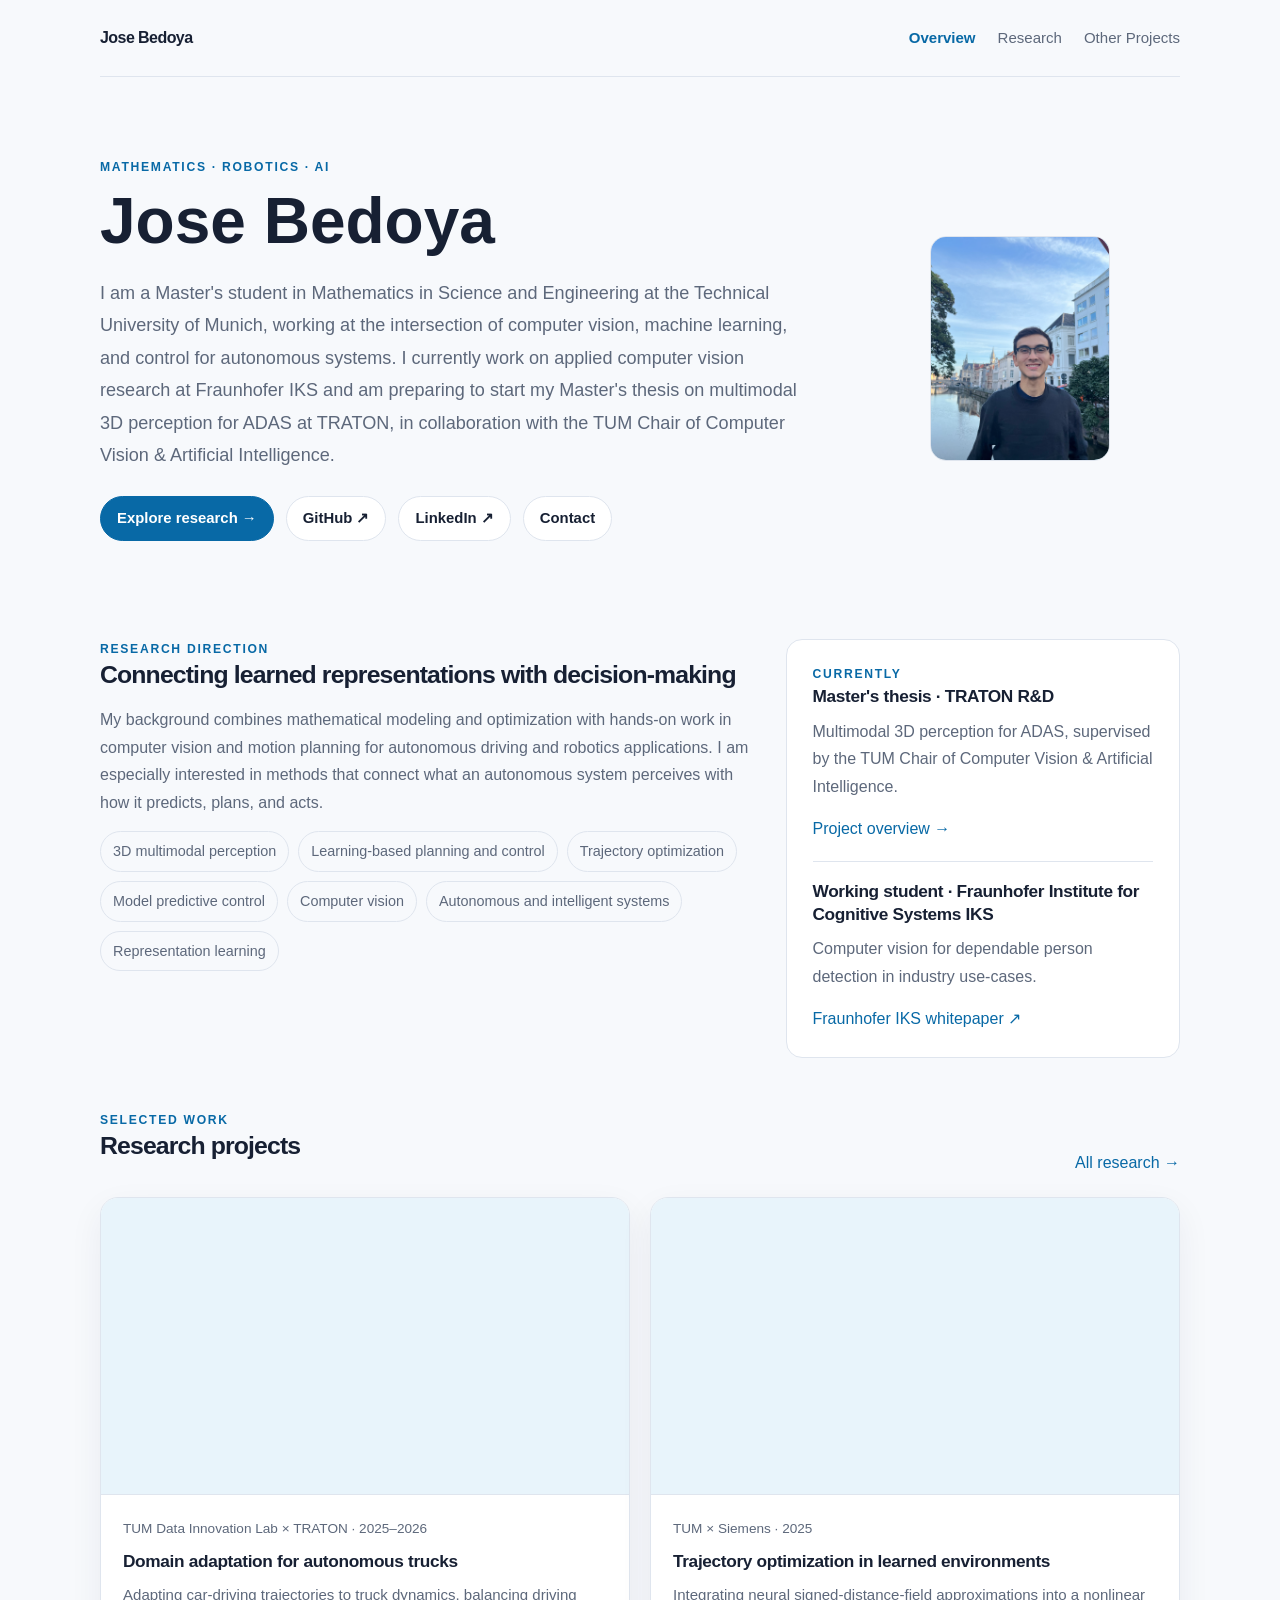
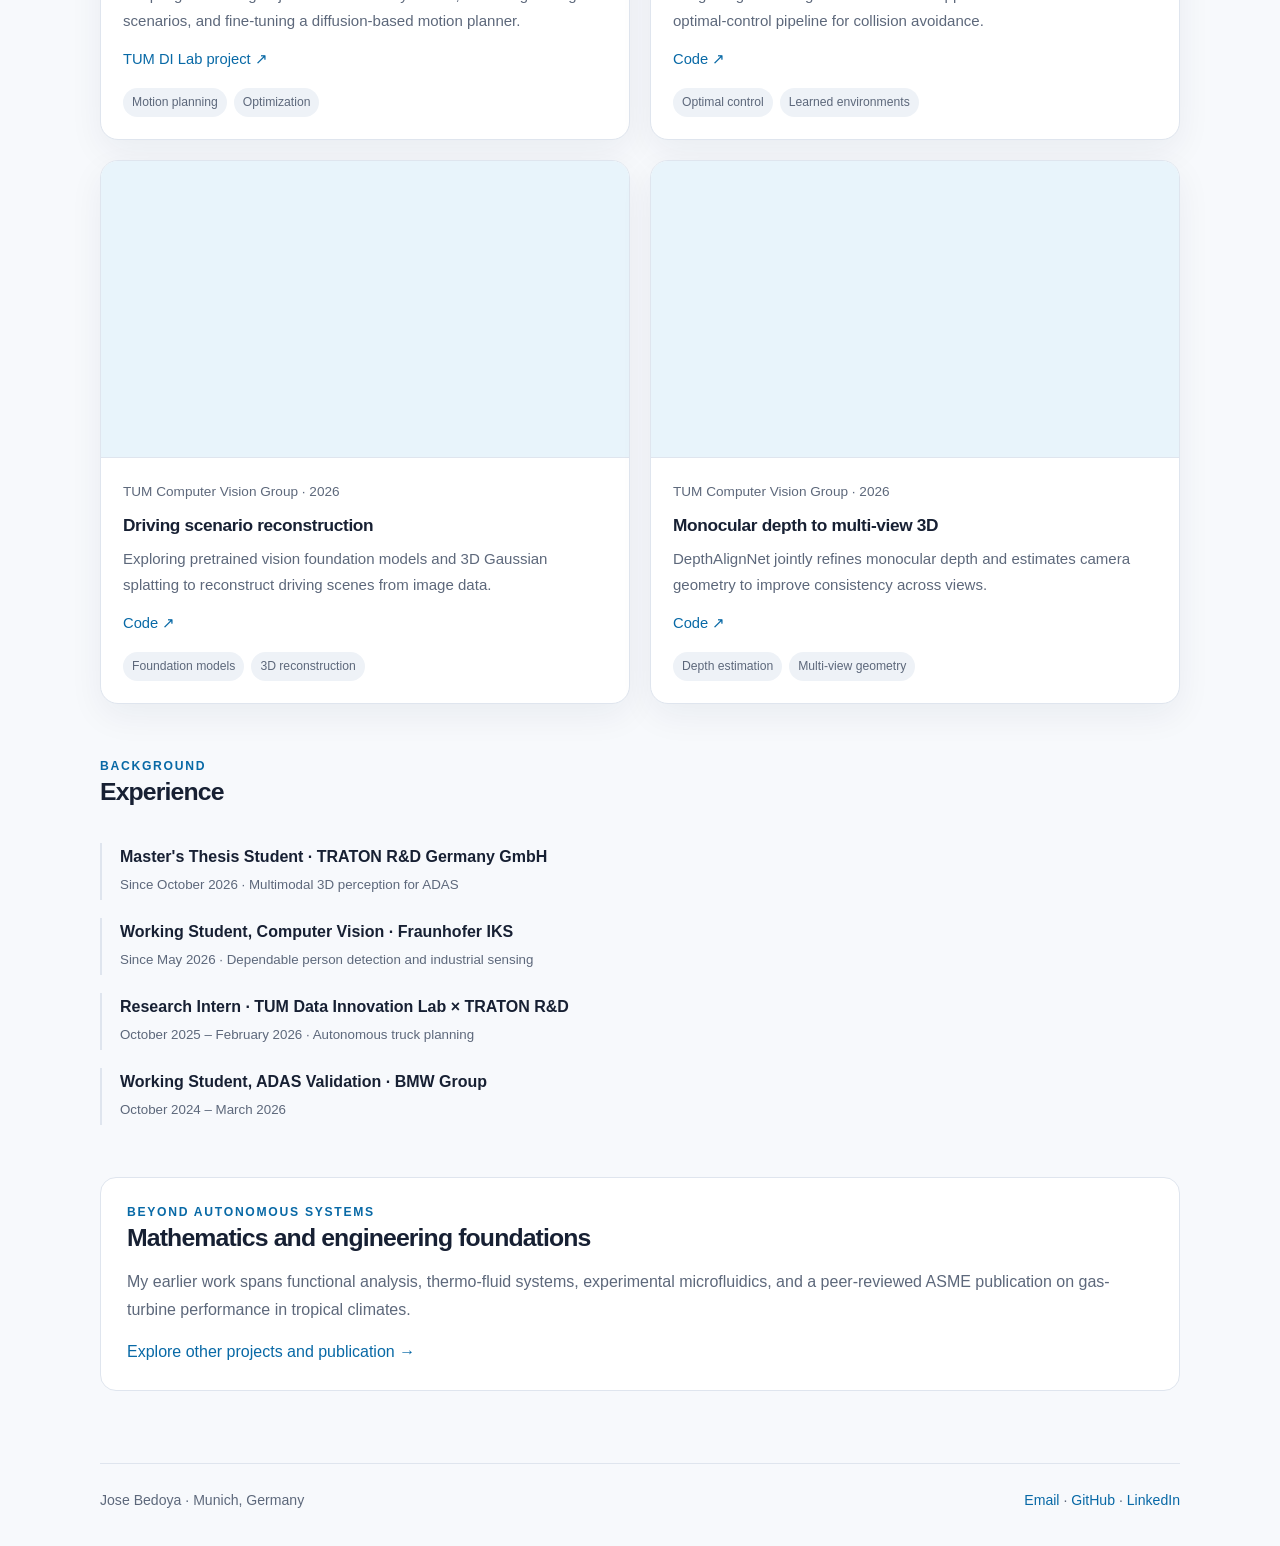
<file: index.html>
<!doctype html>
<html lang="en"><head><meta charset="utf-8"><meta name="viewport" content="width=device-width,initial-scale=1"><meta name="description" content="Jose Bedoya — learning, perception, planning and control for autonomous systems."><meta name="theme-color" content="#0b1d35"><title>Overview · Jose Bedoya</title><link rel="stylesheet" href="assets/style.css"></head><body><div class="wrap"><nav><a class="brand" href="index.html">Jose Bedoya</a><div class="navlinks"><a href="index.html" aria-current="page">Overview</a><a href="research.html" >Research</a><a href="projects.html" >Other Projects</a></div></nav><main>
<section class="hero"><div class="hero-layout"><div class="hero-copy"><div class="eyebrow">Mathematics · Robotics · AI</div>
<h1 class="hero-name">Jose Bedoya</h1>
<p class="lead">I am a Master's student in Mathematics in Science and Engineering at the Technical University of Munich, working at the intersection of computer vision, machine learning, and control for autonomous systems. I currently work on applied computer vision research at Fraunhofer IKS and am preparing to start my Master's thesis on multimodal 3D perception for ADAS at TRATON, in collaboration with the TUM Chair of Computer Vision & Artificial Intelligence.</p>
<div class="hero-actions"><a class="button primary" href="research.html">Explore research →</a><a class="button" href="https://github.com/joebarranquilla">GitHub ↗</a><a class="button" href="https://www.linkedin.com/in/jose-bedoya-916b631a0">LinkedIn ↗</a><a class="button" href="mailto:josebedoya771@gmail.com">Contact</a></div></div><img class="hero-portrait" src="assets/Foto.png" alt="Portrait of Jose Bedoya"></div></section>
<section class="section two-col"><div><div class="eyebrow">Research direction</div><h2>Connecting learned representations with decision-making</h2><p>My background combines mathematical modeling and optimization with hands-on work in computer vision and motion planning for autonomous driving and robotics applications. I am especially interested in methods that connect what an autonomous system perceives with how it predicts, plans, and acts.</p><div class="interest-list"><span>3D multimodal perception</span><span>Learning-based planning and control</span><span>Trajectory optimization</span><span>Model predictive control</span><span>Computer vision</span><span>Autonomous and intelligent systems</span><span>Representation learning</span></div></div><aside class="callout"><div class="eyebrow">Currently</div><h3>Master's thesis · TRATON R&D</h3><p>Multimodal 3D perception for ADAS, supervised by the TUM Chair of Computer Vision & Artificial Intelligence.</p><p><a href="research.html#traton">Project overview →</a></p><hr style="border:0;border-top:1px solid var(--line);margin:18px 0"><h3>Working student · Fraunhofer Institute for Cognitive Systems IKS</h3><p>Computer vision for dependable person detection in industry use-cases.</p><p><a href="https://www.iks.fraunhofer.de/en/publications/whitepapers-studies/whitepaper-dependable-person-detection.html">Fraunhofer IKS whitepaper ↗</a></p></aside></section>
<section class="section"><div class="section-head"><div><div class="eyebrow">Selected work</div><h2>Research projects</h2></div><a href="research.html">All research →</a></div><div class="grid">
<article class="card"><video class="card-media" src="assets/projects/truck-adaptation.mp4" aria-label="Illustrative schematic of truck trajectory adaptation" muted loop playsinline autoplay preload="metadata"></video><div class="card-body"><div class="meta">TUM Data Innovation Lab × TRATON · 2025–2026</div><h3>Domain adaptation for autonomous trucks</h3><p>Adapting car-driving trajectories to truck dynamics, balancing driving scenarios, and fine-tuning a diffusion-based motion planner.</p><div class="project-links"><a href="https://www.mdsi.tum.de/di-lab/vergangene-projekte/ws25-traton-domain-adaptation-for-autonomous-trucks-leveraging-car-based-driving-data/">TUM DI Lab project ↗</a></div><div class="tags"><span class="tag">Motion planning</span><span class="tag">Optimization</span></div></div></article>
<article class="card"><video class="card-media" src="assets/projects/trajectory-optimization.mp4" aria-label="Illustrative trajectory optimization schematic" muted loop playsinline autoplay preload="metadata"></video><div class="card-body"><div class="meta">TUM × Siemens · 2025</div><h3>Trajectory optimization in learned environments</h3><p>Integrating neural signed-distance-field approximations into a nonlinear optimal-control pipeline for collision avoidance.</p><div class="project-links"><a href="https://github.com/pyMSE/NLOTrajectories">Code ↗</a></div><div class="tags"><span class="tag">Optimal control</span><span class="tag">Learned environments</span></div></div></article>
<article class="card"><video class="card-media" src="assets/projects/driving-reconstruction.mp4" aria-label="Illustrative driving scene reconstruction schematic" muted loop playsinline autoplay preload="metadata"></video><div class="card-body"><div class="meta">TUM Computer Vision Group · 2026</div><h3>Driving scenario reconstruction</h3><p>Exploring pretrained vision foundation models and 3D Gaussian splatting to reconstruct driving scenes from image data.</p><div class="project-links"><a href="https://github.com/joebarranquilla/Driving-Scene3R">Code ↗</a></div><div class="tags"><span class="tag">Foundation models</span><span class="tag">3D reconstruction</span></div></div></article>
<article class="card"><video class="card-media" src="assets/projects/depth-alignment.mp4" aria-label="Illustrative multi-view depth alignment schematic" muted loop playsinline autoplay preload="metadata"></video><div class="card-body"><div class="meta">TUM Computer Vision Group · 2026</div><h3>Monocular depth to multi-view 3D</h3><p>DepthAlignNet jointly refines monocular depth and estimates camera geometry to improve consistency across views.</p><div class="project-links"><a href="https://github.com/LaraTompa/mono-depth-to-3DR">Code ↗</a></div><div class="tags"><span class="tag">Depth estimation</span><span class="tag">Multi-view geometry</span></div></div></article>
</div></section>
<section class="section"><div class="section-head"><div><div class="eyebrow">Background</div><h2>Experience</h2></div></div><div class="timeline">
<div class="timeline-item"><strong>Master's Thesis Student · TRATON R&D Germany GmbH</strong><small>Since October 2026 · Multimodal 3D perception for ADAS</small></div>
<div class="timeline-item"><strong>Working Student, Computer Vision · Fraunhofer IKS</strong><small>Since May 2026 · Dependable person detection and industrial sensing</small></div>
<div class="timeline-item"><strong>Research Intern · TUM Data Innovation Lab × TRATON R&D</strong><small>October 2025 – February 2026 · Autonomous truck planning</small></div>
<div class="timeline-item"><strong>Working Student, ADAS Validation · BMW Group</strong><small>October 2024 – March 2026</small></div>
</div></section>
<section class="section"><div class="callout"><div class="eyebrow">Beyond autonomous systems</div><h2>Mathematics and engineering foundations</h2><p>My earlier work spans functional analysis, thermo-fluid systems, experimental microfluidics, and a peer-reviewed ASME publication on gas-turbine performance in tropical climates.</p><a href="projects.html">Explore other projects and publication →</a></div></section>
</main><footer><span>Jose Bedoya · Munich, Germany</span><span><a href="mailto:josebedoya771@gmail.com">Email</a> · <a href="https://github.com/joebarranquilla">GitHub</a> · <a href="https://www.linkedin.com/in/jose-bedoya-916b631a0">LinkedIn</a></span></footer></div></body></html>
</file>
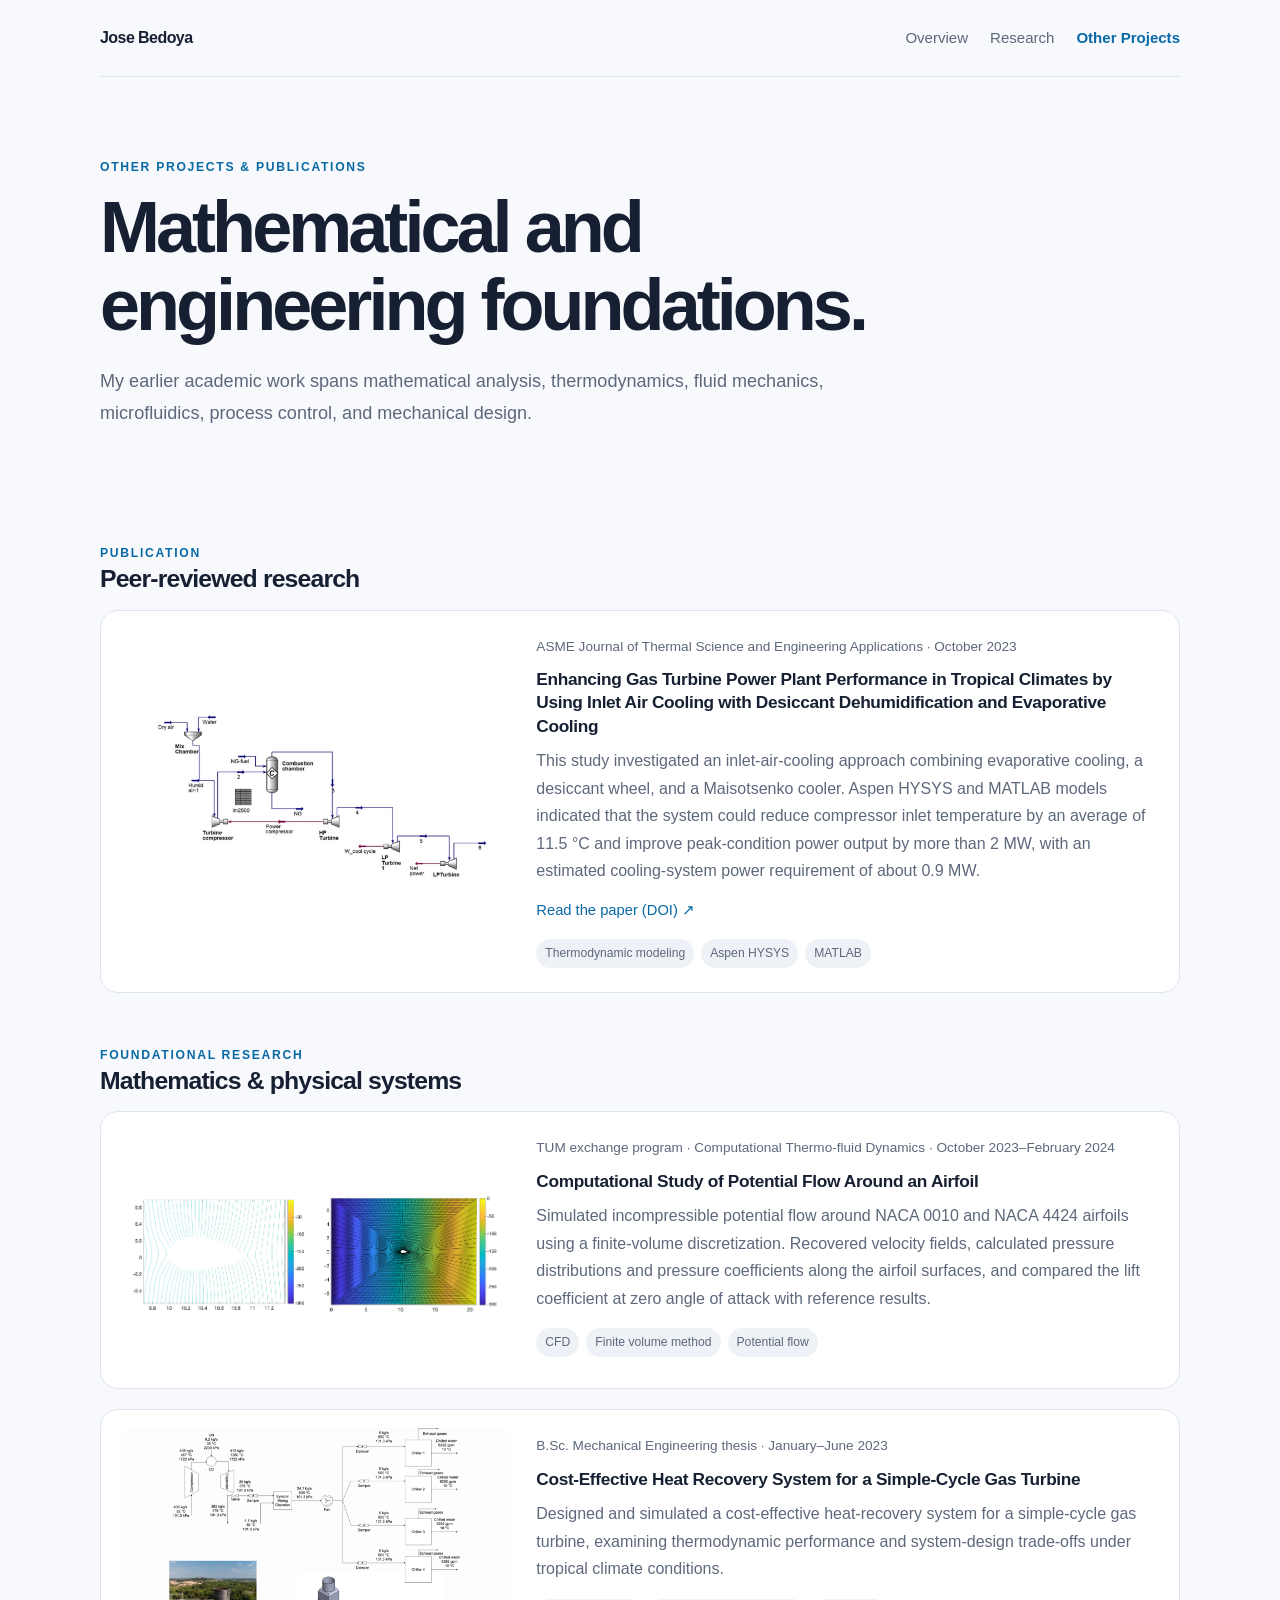
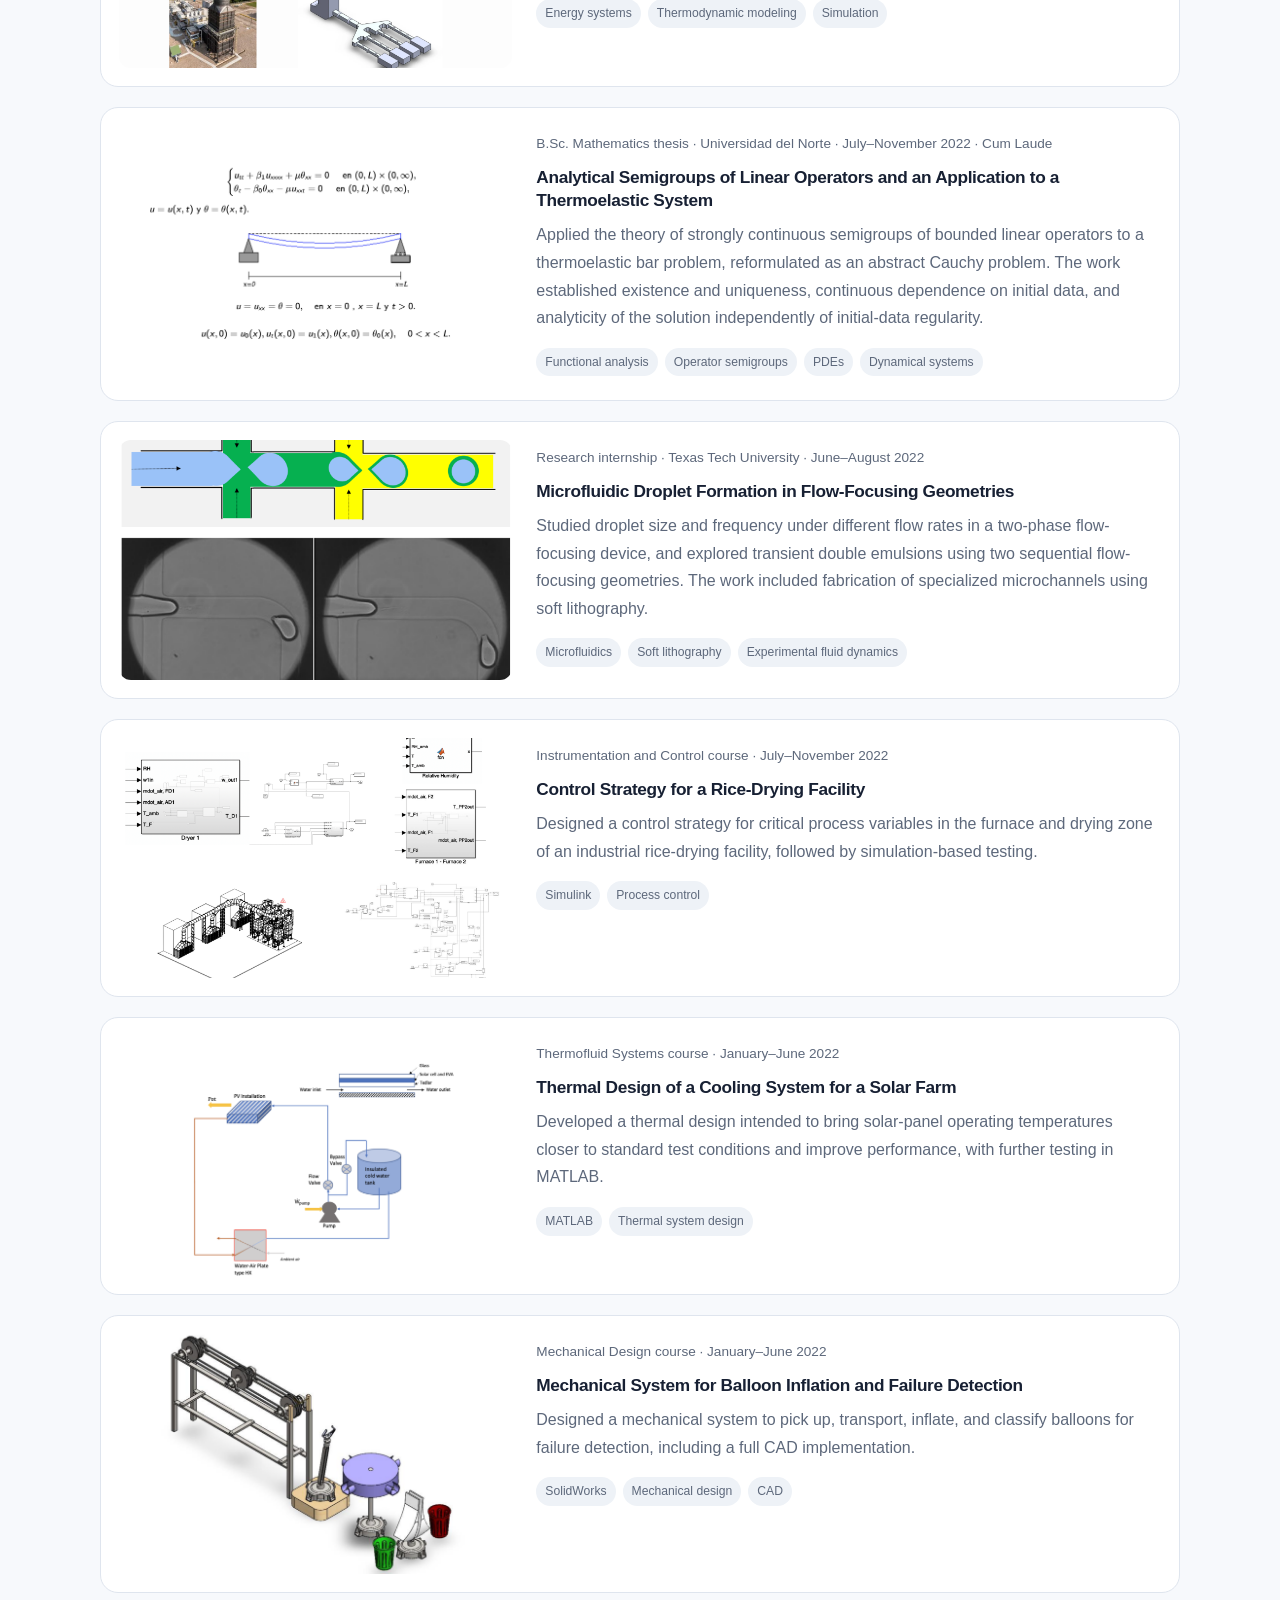
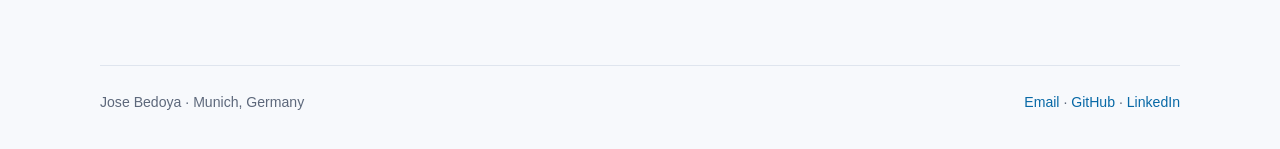
<file: projects.html>
<!doctype html>
<html lang="en"><head><meta charset="utf-8"><meta name="viewport" content="width=device-width,initial-scale=1"><meta name="description" content="Jose Bedoya — learning, perception, planning and control for autonomous systems."><meta name="theme-color" content="#0b1d35"><title>Other Projects · Jose Bedoya</title><link rel="stylesheet" href="assets/style.css"></head><body><div class="wrap"><nav><a class="brand" href="index.html">Jose Bedoya</a><div class="navlinks"><a href="index.html" >Overview</a><a href="research.html" >Research</a><a href="projects.html" aria-current="page">Other Projects</a></div></nav><main>
<section class="hero"><div class="eyebrow">Other projects & publications</div><h1>Mathematical and engineering foundations.</h1><p class="lead">My earlier academic work spans mathematical analysis, thermodynamics, fluid mechanics, microfluidics, process control, and mechanical design. </p></section>
<section class="section"><div class="eyebrow">Publication</div><h2>Peer-reviewed research</h2><article class="project"><img src="assets/projects/gas-turbine-asme.jpg" alt="Illustrative energy-system schematic"><div class="project-content"><div class="meta">ASME Journal of Thermal Science and Engineering Applications · October 2023</div><h3>Enhancing Gas Turbine Power Plant Performance in Tropical Climates by Using Inlet Air Cooling with Desiccant Dehumidification and Evaporative Cooling</h3><p>This study investigated an inlet-air-cooling approach combining evaporative cooling, a desiccant wheel, and a Maisotsenko cooler. Aspen HYSYS and MATLAB models indicated that the system could reduce compressor inlet temperature by an average of 11.5 °C and improve peak-condition power output by more than 2 MW, with an estimated cooling-system power requirement of about 0.9 MW.</p><div class="project-links"><a href="https://doi.org/10.1115/1.4063679">Read the paper (DOI) ↗</a></div><div class="tags"><span class="tag">Thermodynamic modeling</span><span class="tag">Aspen HYSYS</span><span class="tag">MATLAB</span></div></div></article></section>
<section class="section"><div class="eyebrow">Foundational research</div><h2>Mathematics & physical systems</h2><div class="project-list">
<article class="project"><img src="assets/projects/airfoil-flow.png" alt="Illustrative numerical flow-field schematic"><div class="project-content"><div class="meta">TUM exchange program · Computational Thermo-fluid Dynamics · October 2023–February 2024</div><h3>Computational Study of Potential Flow Around an Airfoil</h3><p>Simulated incompressible potential flow around NACA 0010 and NACA 4424 airfoils using a finite-volume discretization. Recovered velocity fields, calculated pressure distributions and pressure coefficients along the airfoil surfaces, and compared the lift coefficient at zero angle of attack with reference results.</p><div class="tags"><span class="tag">CFD</span><span class="tag">Finite volume method</span><span class="tag">Potential flow</span></div></div></article>
<article class="project"><img src="assets/projects/gas-turbine-pf.png" alt="Illustrative gas turbine system schematic"><div class="project-content"><div class="meta">B.Sc. Mechanical Engineering thesis · January–June 2023</div><h3>Cost-Effective Heat Recovery System for a Simple-Cycle Gas Turbine</h3><p>Designed and simulated a cost-effective heat-recovery system for a simple-cycle gas turbine, examining thermodynamic performance and system-design trade-offs under tropical climate conditions.</p><div class="tags"><span class="tag">Energy systems</span><span class="tag">Thermodynamic modeling</span><span class="tag">Simulation</span></div></div></article>
<article class="project"><img src="assets/projects/thermoelasticity.png" alt="Illustrative thermoelastic system and problem formulation"><div class="project-content"><div class="meta">B.Sc. Mathematics thesis · Universidad del Norte · July–November 2022 · Cum Laude</div><h3>Analytical Semigroups of Linear Operators and an Application to a Thermoelastic System</h3><p>Applied the theory of strongly continuous semigroups of bounded linear operators to a thermoelastic bar problem, reformulated as an abstract Cauchy problem. The work established existence and uniqueness, continuous dependence on initial data, and analyticity of the solution independently of initial-data regularity.</p><div class="tags"><span class="tag">Functional analysis</span><span class="tag">Operator semigroups</span><span class="tag">PDEs</span><span class="tag">Dynamical systems</span></div></div></article>
<article class="project"><img src="assets/projects/microfluidics.png" alt="Illustrative flow-focusing microfluidics schematic with experimental example"><div class="project-content"><div class="meta">Research internship · Texas Tech University · June–August 2022</div><h3>Microfluidic Droplet Formation in Flow-Focusing Geometries</h3><p>Studied droplet size and frequency under different flow rates in a two-phase flow-focusing device, and explored transient double emulsions using two sequential flow-focusing geometries. The work included fabrication of specialized microchannels using soft lithography.</p><div class="tags"><span class="tag">Microfluidics</span><span class="tag">Soft lithography</span><span class="tag">Experimental fluid dynamics</span></div></div></article>
<article class="project"><img src="assets/projects/process-control.png" alt="Illustrative process-control flow schematic for drying rice facility"><div class="project-content"><div class="meta">Instrumentation and Control course · July–November 2022</div><h3>Control Strategy for a Rice-Drying Facility</h3><p>Designed a control strategy for critical process variables in the furnace and drying zone of an industrial rice-drying facility, followed by simulation-based testing.</p><div class="tags"><span class="tag">Simulink</span><span class="tag">Process control</span></div></div></article>
<article class="project"><img src="assets/projects/solar-cooling.png" alt="Illustrative solar farm thermal system schematic"><div class="project-content"><div class="meta">Thermofluid Systems course · January–June 2022</div><h3>Thermal Design of a Cooling System for a Solar Farm</h3><p>Developed a thermal design intended to bring solar-panel operating temperatures closer to standard test conditions and improve performance, with further testing in MATLAB.</p><div class="tags"><span class="tag">MATLAB</span><span class="tag">Thermal system design</span></div></div></article>
<article class="project"><img src="assets/projects/mechanical-design.png" alt="Illustrative mechanical design schematic"><div class="project-content"><div class="meta">Mechanical Design course · January–June 2022</div><h3>Mechanical System for Balloon Inflation and Failure Detection</h3><p>Designed a mechanical system to pick up, transport, inflate, and classify balloons for failure detection, including a full CAD implementation.</p><div class="tags"><span class="tag">SolidWorks</span><span class="tag">Mechanical design</span><span class="tag">CAD</span></div></div></article>
</div></section>
</main><footer><span>Jose Bedoya · Munich, Germany</span><span><a href="mailto:josebedoya771@gmail.com">Email</a> · <a href="https://github.com/joebarranquilla">GitHub</a> · <a href="https://www.linkedin.com/in/jose-bedoya-916b631a0">LinkedIn</a></span></footer></div></body></html>
</file>
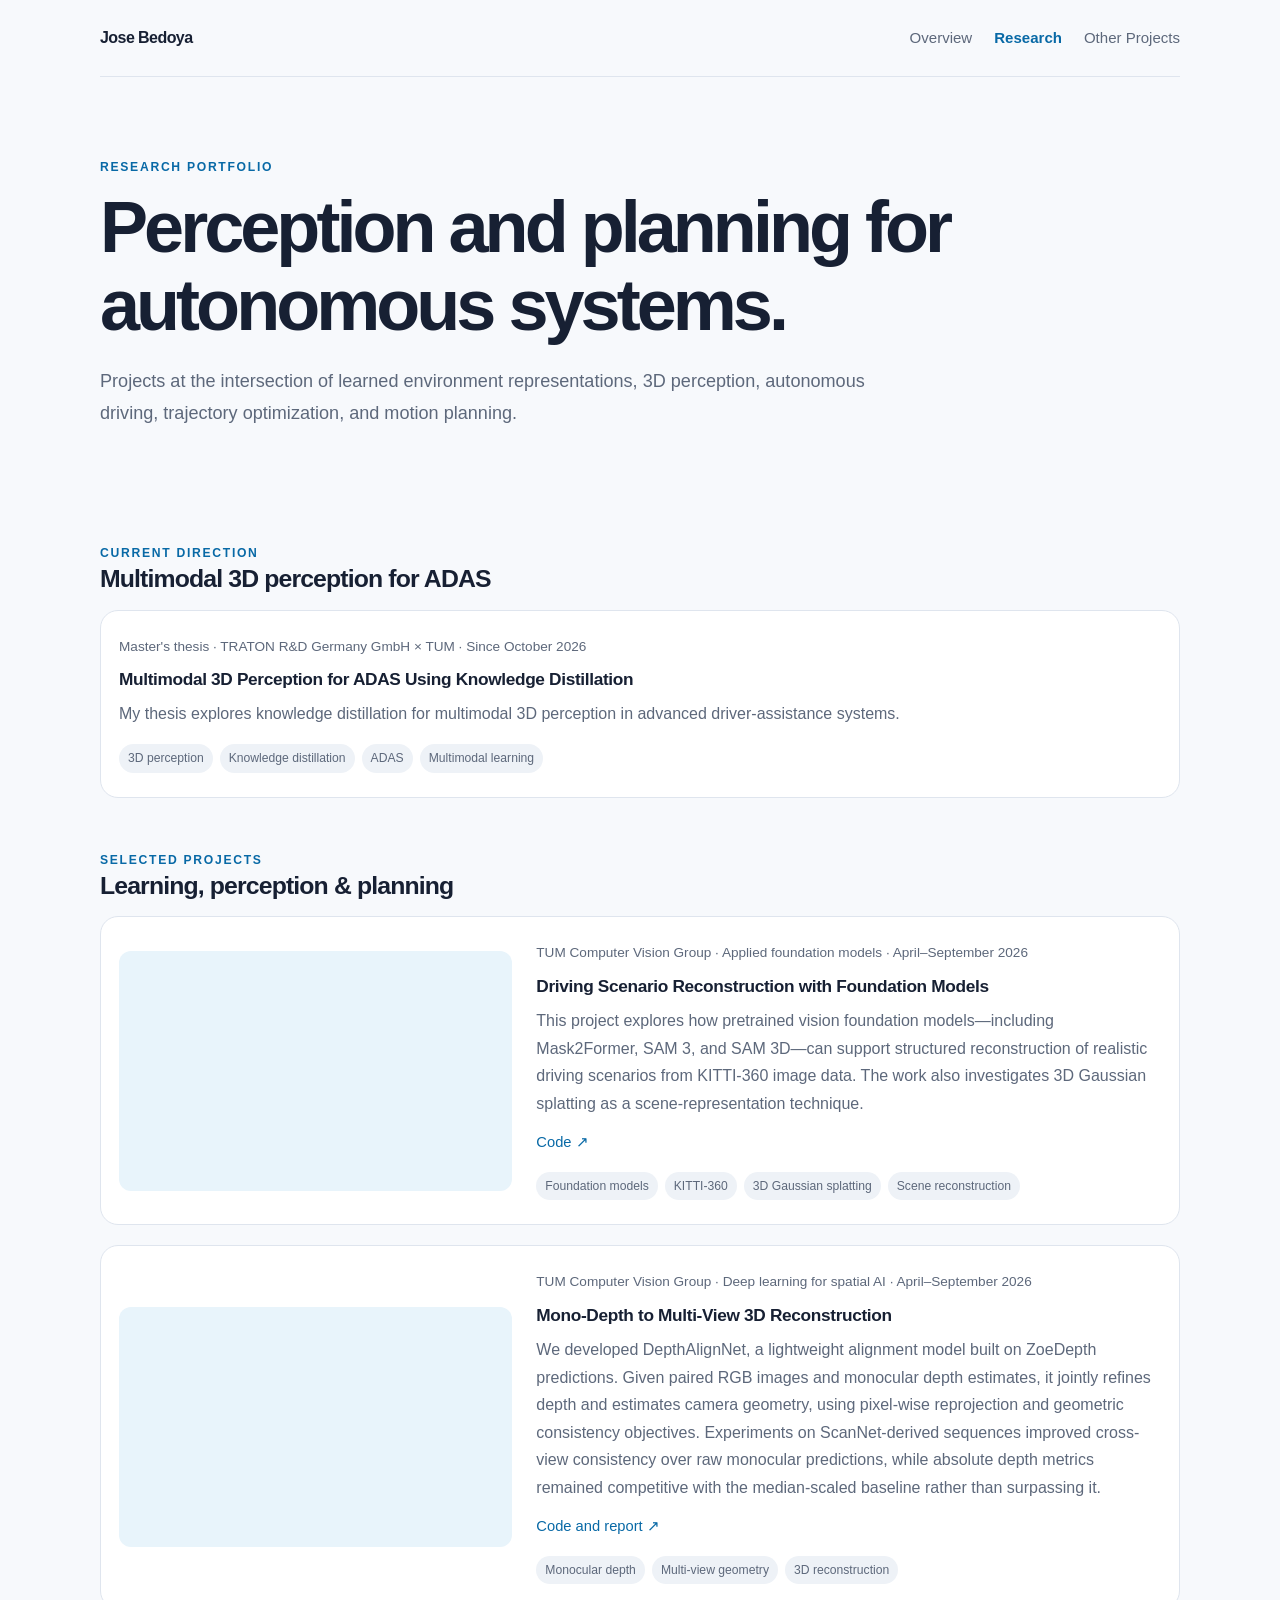
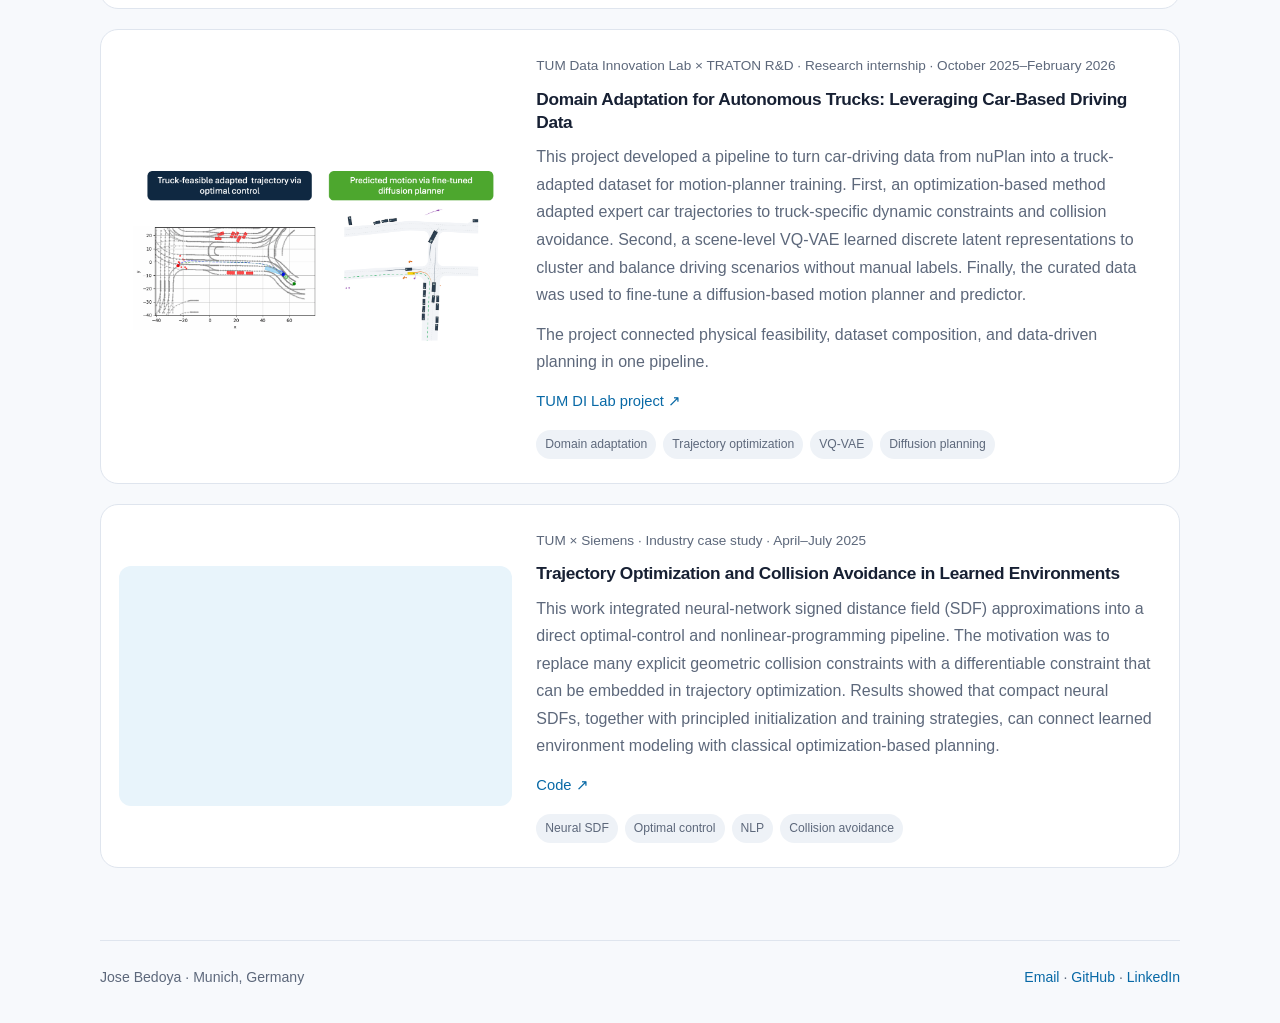
<file: research.html>
<!doctype html>
<html lang="en"><head><meta charset="utf-8"><meta name="viewport" content="width=device-width,initial-scale=1"><meta name="description" content="Jose Bedoya — learning, perception, planning and control for autonomous systems."><meta name="theme-color" content="#0b1d35"><title>Research · Jose Bedoya</title><link rel="stylesheet" href="assets/style.css"></head><body><div class="wrap"><nav><a class="brand" href="index.html">Jose Bedoya</a><div class="navlinks"><a href="index.html" >Overview</a><a href="research.html" aria-current="page">Research</a><a href="projects.html" >Other Projects</a></div></nav><main>
<section class="hero"><div class="eyebrow">Research portfolio</div><h1>Perception and planning for autonomous systems.</h1><p class="lead">Projects at the intersection of learned environment representations, 3D perception, autonomous driving, trajectory optimization, and motion planning.</p></section>
<section class="section"><div class="eyebrow">Current direction</div><h2>Multimodal 3D perception for ADAS</h2><article class="project project--text-only" id="traton"><div class="project-content"><div class="meta">Master's thesis · TRATON R&D Germany GmbH × TUM · Since October 2026</div><h3>Multimodal 3D Perception for ADAS Using Knowledge Distillation</h3><p>My thesis explores knowledge distillation for multimodal 3D perception in advanced driver-assistance systems.</p><div class="tags"><span class="tag">3D perception</span><span class="tag">Knowledge distillation</span><span class="tag">ADAS</span><span class="tag">Multimodal learning</span></div></div></article></section>
<section class="section"><div class="eyebrow">Selected projects</div><h2>Learning, perception & planning</h2><div class="project-list">
<article class="project"><video src="assets/projects/driving-reconstruction.mp4" aria-label="Illustrative driving scene reconstruction schematic" muted loop playsinline autoplay preload="metadata"></video><div class="project-content"><div class="meta">TUM Computer Vision Group · Applied foundation models · April–September 2026</div><h3>Driving Scenario Reconstruction with Foundation Models</h3><p>This project explores how pretrained vision foundation models—including Mask2Former, SAM 3, and SAM 3D—can support structured reconstruction of realistic driving scenarios from KITTI-360 image data. The work also investigates 3D Gaussian splatting as a scene-representation technique.</p><div class="project-links"><a href="https://github.com/joebarranquilla/Driving-Scene3R">Code ↗</a></div><div class="tags"><span class="tag">Foundation models</span><span class="tag">KITTI-360</span><span class="tag">3D Gaussian splatting</span><span class="tag">Scene reconstruction</span></div></div></article>
<article class="project"><video src="assets/projects/depth-alignment.mp4" aria-label="Illustrative multi-view depth alignment output from two views" muted loop playsinline autoplay preload="metadata"></video><div class="project-content"><div class="meta">TUM Computer Vision Group · Deep learning for spatial AI · April–September 2026</div><h3>Mono-Depth to Multi-View 3D Reconstruction</h3><p>We developed DepthAlignNet, a lightweight alignment model built on ZoeDepth predictions. Given paired RGB images and monocular depth estimates, it jointly refines depth and estimates camera geometry, using pixel-wise reprojection and geometric consistency objectives. Experiments on ScanNet-derived sequences improved cross-view consistency over raw monocular predictions, while absolute depth metrics remained competitive with the median-scaled baseline rather than surpassing it.</p><div class="project-links"><a href="https://github.com/LaraTompa/mono-depth-to-3DR">Code and report ↗</a></div><div class="tags"><span class="tag">Monocular depth</span><span class="tag">Multi-view geometry</span><span class="tag">3D reconstruction</span></div></div></article>
<article class="project"><video src="assets/projects/truck-adaptation.mp4" poster="assets/projects/truck-adaptation.png" aria-label="Illustrative truck trajectory adaptation schematic" muted loop playsinline autoplay preload="metadata"></video><div class="project-content"><div class="meta">TUM Data Innovation Lab × TRATON R&D · Research internship · October 2025–February 2026</div><h3>Domain Adaptation for Autonomous Trucks: Leveraging Car-Based Driving Data</h3><p>This project developed a pipeline to turn car-driving data from nuPlan into a truck-adapted dataset for motion-planner training. First, an optimization-based method adapted expert car trajectories to truck-specific dynamic constraints and collision avoidance. Second, a scene-level VQ-VAE learned discrete latent representations to cluster and balance driving scenarios without manual labels. Finally, the curated data was used to fine-tune a diffusion-based motion planner and predictor.</p><p>The project connected physical feasibility, dataset composition, and data-driven planning in one pipeline.</p><div class="project-links"><a href="https://www.mdsi.tum.de/di-lab/vergangene-projekte/ws25-traton-domain-adaptation-for-autonomous-trucks-leveraging-car-based-driving-data/">TUM DI Lab project ↗</a></div><div class="tags"><span class="tag">Domain adaptation</span><span class="tag">Trajectory optimization</span><span class="tag">VQ-VAE</span><span class="tag">Diffusion planning</span></div></div></article>
<article class="project"><video src="assets/projects/trajectory-optimization.mp4" aria-label="Illustrative optimized trajectory in a learned environment" muted loop playsinline autoplay preload="metadata"></video><div class="project-content"><div class="meta">TUM × Siemens · Industry case study · April–July 2025</div><h3>Trajectory Optimization and Collision Avoidance in Learned Environments</h3><p>This work integrated neural-network signed distance field (SDF) approximations into a direct optimal-control and nonlinear-programming pipeline. The motivation was to replace many explicit geometric collision constraints with a differentiable constraint that can be embedded in trajectory optimization. Results showed that compact neural SDFs, together with principled initialization and training strategies, can connect learned environment modeling with classical optimization-based planning.</p><div class="project-links"><a href="https://github.com/pyMSE/NLOTrajectories">Code ↗</a></div><div class="tags"><span class="tag">Neural SDF</span><span class="tag">Optimal control</span><span class="tag">NLP</span><span class="tag">Collision avoidance</span></div></div></article>
</div></section>
</main><footer><span>Jose Bedoya · Munich, Germany</span><span><a href="mailto:josebedoya771@gmail.com">Email</a> · <a href="https://github.com/joebarranquilla">GitHub</a> · <a href="https://www.linkedin.com/in/jose-bedoya-916b631a0">LinkedIn</a></span></footer></div></body></html>
</file>
<file: assets/style.css>
:root{color-scheme:light dark;--bg:#f7f9fc;--surface:#fff;--text:#172033;--muted:#5d687b;--line:#dfe5ee;--accent:#0869a6;--soft:#e8f4fb;--tag:#eef2f7;--shadow:0 12px 35px rgba(20,40,70,.06)}
@media(prefers-color-scheme:dark){:root{--bg:#0b1220;--surface:#111b2d;--text:#eef3fb;--muted:#a9b6c9;--line:#28364b;--accent:#62c5ff;--soft:#122c40;--tag:#1a273a;--shadow:0 12px 35px rgba(0,0,0,.18)}}
*{box-sizing:border-box}html{scroll-behavior:smooth}body{margin:0;background:var(--bg);color:var(--text);font:16px/1.72 Inter,-apple-system,BlinkMacSystemFont,"Segoe UI",sans-serif}
a{color:var(--accent);text-decoration:none}a:hover{text-decoration:underline}.wrap{width:min(1080px,calc(100% - 40px));margin:auto}
nav{display:flex;align-items:center;justify-content:space-between;gap:20px;padding:24px 0;border-bottom:1px solid var(--line)}.brand{font-weight:750;letter-spacing:-.035em;color:var(--text)}.navlinks{display:flex;gap:22px;flex-wrap:wrap}.navlinks a{font-size:.94rem;color:var(--muted)}.navlinks a[aria-current=page]{color:var(--accent);font-weight:700}
main{padding:58px 0 72px}.eyebrow{text-transform:uppercase;letter-spacing:.14em;font-size:.76rem;font-weight:750;color:var(--accent)}h1,h2,h3,p{margin-top:0}h1{font-size:clamp(2.4rem,6vw,4.5rem);line-height:1.08;letter-spacing:-.055em;max-width:850px;margin:12px 0 20px}h2{font-size:1.55rem;letter-spacing:-.035em;line-height:1.2;margin-bottom:16px}h3{font-size:1.08rem;line-height:1.35;letter-spacing:-.02em;margin-bottom:9px}p{color:var(--muted);margin-bottom:15px}.lead{font-size:1.13rem;max-width:790px;line-height:1.8}.hero{padding:22px 0 46px}.hero-actions{display:flex;gap:12px;flex-wrap:wrap;margin-top:24px}.button{display:inline-flex;align-items:center;gap:8px;border:1px solid var(--line);border-radius:999px;padding:9px 16px;font-size:.93rem;font-weight:650;color:var(--text);background:var(--surface)}.button.primary{background:var(--accent);border-color:var(--accent);color:white}.section{margin-top:52px}.section-head{display:flex;align-items:end;justify-content:space-between;gap:20px;margin-bottom:20px}.section-head p{margin:0}.grid{display:grid;grid-template-columns:repeat(2,minmax(0,1fr));gap:20px}.card{border:1px solid var(--line);background:var(--surface);border-radius:18px;overflow:hidden;box-shadow:var(--shadow)}.card-media{display:block;width:100%;aspect-ratio:16/9;object-fit:cover;background:var(--soft);border-bottom:1px solid var(--line)}.card-body{padding:22px}.meta{font-size:.85rem;color:var(--muted);margin-bottom:10px}.tags{display:flex;gap:7px;flex-wrap:wrap;margin-top:16px}.tag{font-size:.76rem;color:var(--muted);background:var(--tag);border-radius:999px;padding:4px 9px}.card p{font-size:.94rem;margin-bottom:0}.project-list{display:grid;gap:20px}.project{display:grid;grid-template-columns:minmax(0,.85fr) minmax(0,1.35fr);gap:24px;border:1px solid var(--line);background:var(--surface);border-radius:18px;overflow:hidden;padding:18px}.project img,.project video{display:block;min-width:0;max-width:100%;width:100%;height:240px;align-self:center;object-fit:cover;border-radius:12px;background:var(--soft)}.project-content{padding:6px 6px 6px 0}.project-content p{margin-bottom:12px}.project-links{display:flex;gap:14px;flex-wrap:wrap;font-size:.92rem;margin-top:13px}.callout{padding:24px 26px;border:1px solid var(--line);border-radius:16px;background:var(--surface)}.callout p:last-child{margin-bottom:0}.two-col{display:grid;grid-template-columns:1.25fr .75fr;gap:28px}.interest-list{display:flex;flex-wrap:wrap;gap:9px}.interest-list span{border:1px solid var(--line);border-radius:999px;padding:7px 12px;color:var(--muted);font-size:.9rem}.timeline{display:grid;gap:18px}.timeline-item{border-left:2px solid var(--line);padding:0 0 2px 18px}.timeline-item strong{display:block}.timeline-item small{color:var(--muted)}footer{border-top:1px solid var(--line);padding:24px 0 34px;color:var(--muted);font-size:.88rem;display:flex;justify-content:space-between;gap:20px;flex-wrap:wrap}
@media(max-width:720px){.wrap{width:min(100% - 28px,1080px)}nav{align-items:flex-start;flex-direction:column}.navlinks{gap:15px}main{padding-top:38px}.grid,.two-col{grid-template-columns:1fr}.project{grid-template-columns:minmax(0,1fr)}.project img,.project video{height:auto;aspect-ratio:16/9}.section{margin-top:40px}.card-body{padding:18px}}
.project--text-only{grid-template-columns:1fr}
.hero-layout{display:grid;grid-template-columns:minmax(0,1.65fr) minmax(260px,.75fr);gap:56px;align-items:center}.hero-copy{min-width:0}.hero-name{font-size:4rem;line-height:1.02;letter-spacing:0;font-weight:780;margin:12px 0 22px}.hero-portrait{width:100%;max-width:180px;max-height:460px;aspect-ratio:4/5;background:var(--soft);border:1px solid var(--line);border-radius:16px;object-fit:cover;justify-self:center}
@media(max-width:720px){.hero-layout{grid-template-columns:1fr;gap:30px}.hero-name{font-size:3rem}.hero-portrait{max-width:150px}}
@media(max-width:900px) and (min-width:721px){.hero-layout{grid-template-columns:minmax(0,1.5fr) minmax(220px,.8fr);gap:32px}.hero-name{font-size:3.5rem}}
</file>
